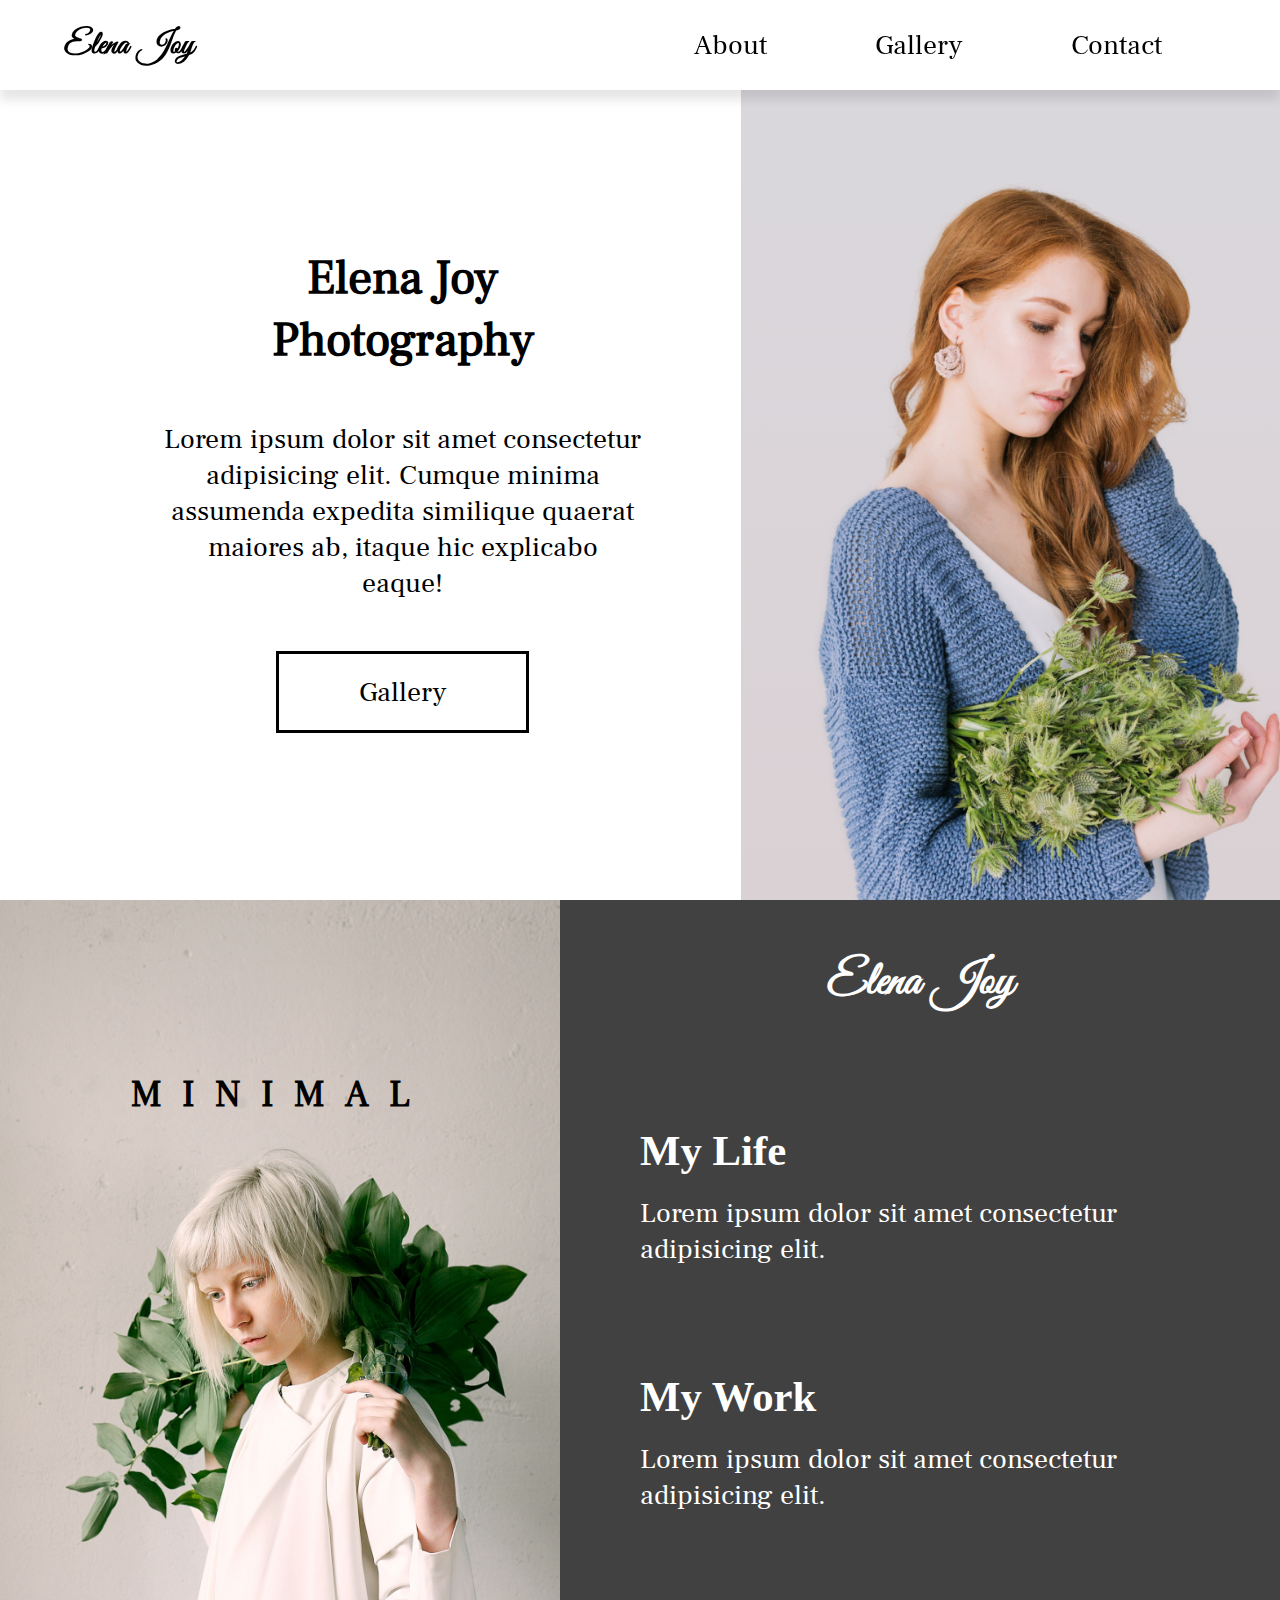
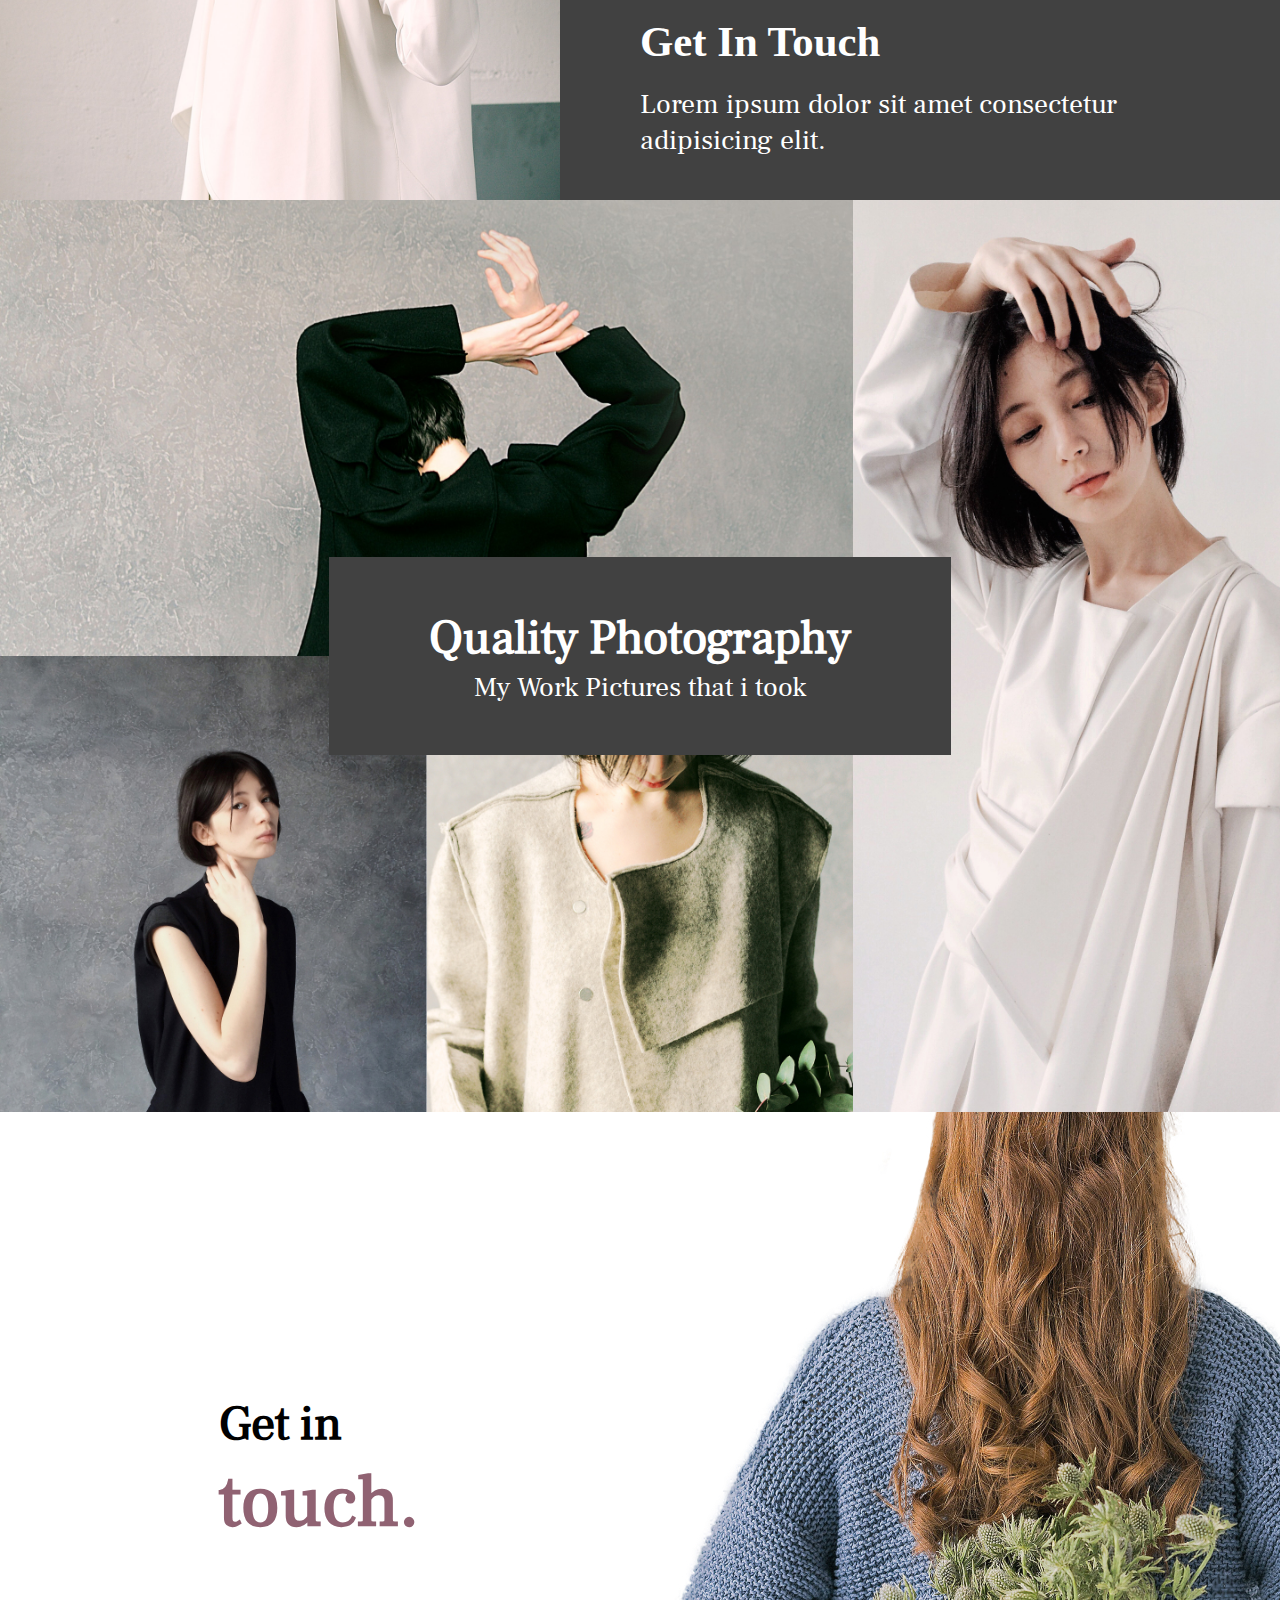
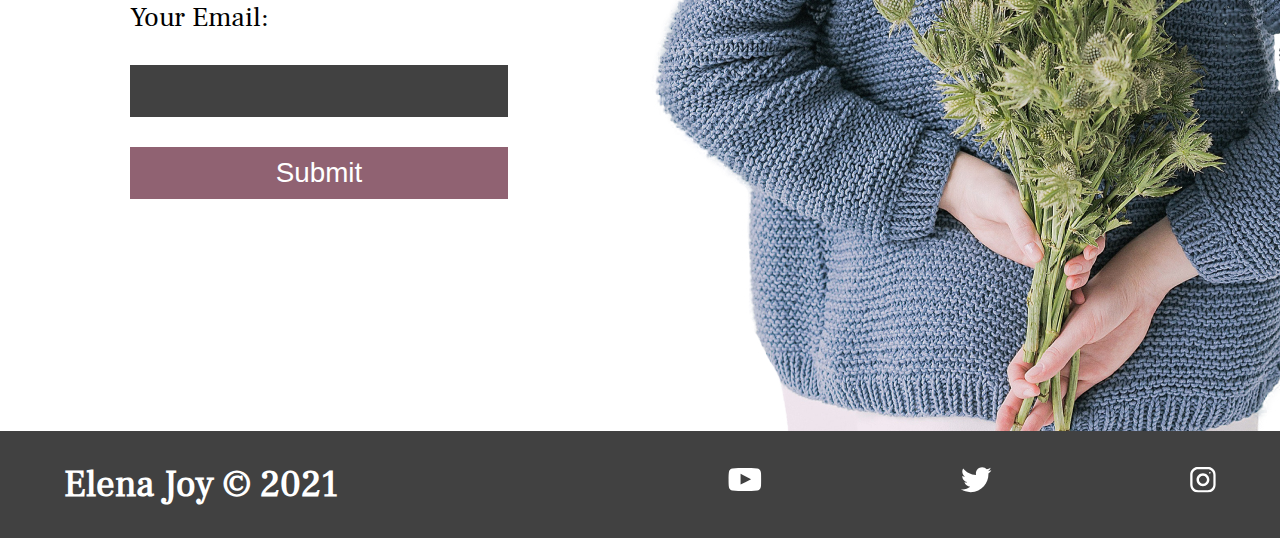
<file: Elena Joy Photography/index.html>
<!DOCTYPE html>
<html lang="en">
<head>
        <meta charset="UTF-8">
        <meta http-equiv="X-UA-Compatible" content="IE=edge">
        <meta name="viewport" content="width=device-width, initial-scale=1.0">
        <meta 
            name="description"
            content="Professional Photographer available for weddings and special events">
        <meta name="robots" content="index,follow">
        <link rel="stylesheet" href="./style.css">
        <title>Elena Joy | Photographer</title>
</head>
<body>
    <header class="main-head">
        <nav>
            <h1 id="logo">Elena Joy</h1>
            <ul class="nav-links">
                <li><a href="#about">About</a></li>
                <li><a href="#gallery">Gallery</a></li>
                <li><a href="#contact">Contact</a></li>
            </ul>
            <div class="burger">
                <span class="line1"></span>
                <span class="line2"></span>
                <span class="line3"></span>
            </div>
        </nav>
    </header>
    <main>
        <section class="hero">
           <div class="hero-introduction flex"> 
                <h2>
                    Elena Joy<br>
                    Photography
                </h2>
                <p>
                    Lorem ipsum dolor sit amet consectetur adipisicing elit. Cumque minima
                    assumenda expedita similique quaerat maiores ab, itaque hic explicabo
                    eaque!
                </p>
                <a href="#gallery">Gallery</a>
           </div>
           <div class="hero-images">
               <img class="hero-elena" 
                    src="./img/elena-joy.png"
                    alt="picture of elena joy">
                <img src="./img/plant1.png" alt="" class="plant1 plant">
                <img src="./img/plant2.png" alt="" class="plant2 plant">
           </div>
        </section>
        <section class="about" id="about">
            <div class="about-image">
                <h5>MINIMAL</h5>
                <img src="./img/about-image.png" alt="portrait-picture">
            </div>
            <div class="about-text flex">
                <h2>Elena Joy</h2>
                <div class="about-life">
                    <h3>My Life</h3>
                    <p>Lorem ipsum dolor sit amet consectetur adipisicing elit.</p>
                </div>
                <div class="about-work">
                    <h3>My Work</h3>
                    <p>Lorem ipsum dolor sit amet consectetur adipisicing elit.</p>
                </div>
                <div class="about-contact">
                    <h3>Get In Touch</h3>
                    <p>Lorem ipsum dolor sit amet consectetur adipisicing elit.</p>
                </div>
            </div>
        </section>
        <div class="gallery" id="gallery">
            <header class="gallery-head">
                <h2>Quality Photography</h2>
                <p>My Work Pictures that i took</p>
            </header>
            <img class="gallery1" src="./img/gallery-1.jpg" alt="man in suit">
            <img class="gallery2" src="./img/gallery-2.jpg" alt="lady in coat">
            <img class="gallery3" src="./img/gallery-3.jpg" alt="lady in t-shirt">
            <img class="gallery4" src="./img/gallery-4.jpg" alt="lady in jacket">
        </div>
        <section class="contact" id="contact">
            <div class="form-wrapper flex">
                <h2>
                Get in<br/>
                <span>touch.</span>
                </h2>
                <form>
                    <label for="email">Your Email:</label>
                    <input type="email" id="email required">
                    <button type="submit">Submit</button>
                </form>
            </div>
            <img src="./img/contact-image.jpg" alt="elena-joy"/>
        </section>
    </main>
    <footer>
        <h4>Elena Joy &copy; 2021</h4>
        <ul>
            <li><a href="#"><img src="./img/youtube-symbol 1.svg" alt="youtube-social-media"></a></li>
            <li><a href="#"><img src="./img/twitter 1.svg" alt="twitter-social-media"></a></li>
            <li><a href="#"><img src="./img/instagram 1.svg" alt="instagram-social-media"></a></li>      
        </ul>
    </footer>
    <script src="./app.js"></script>
</body>
</html>
</file>
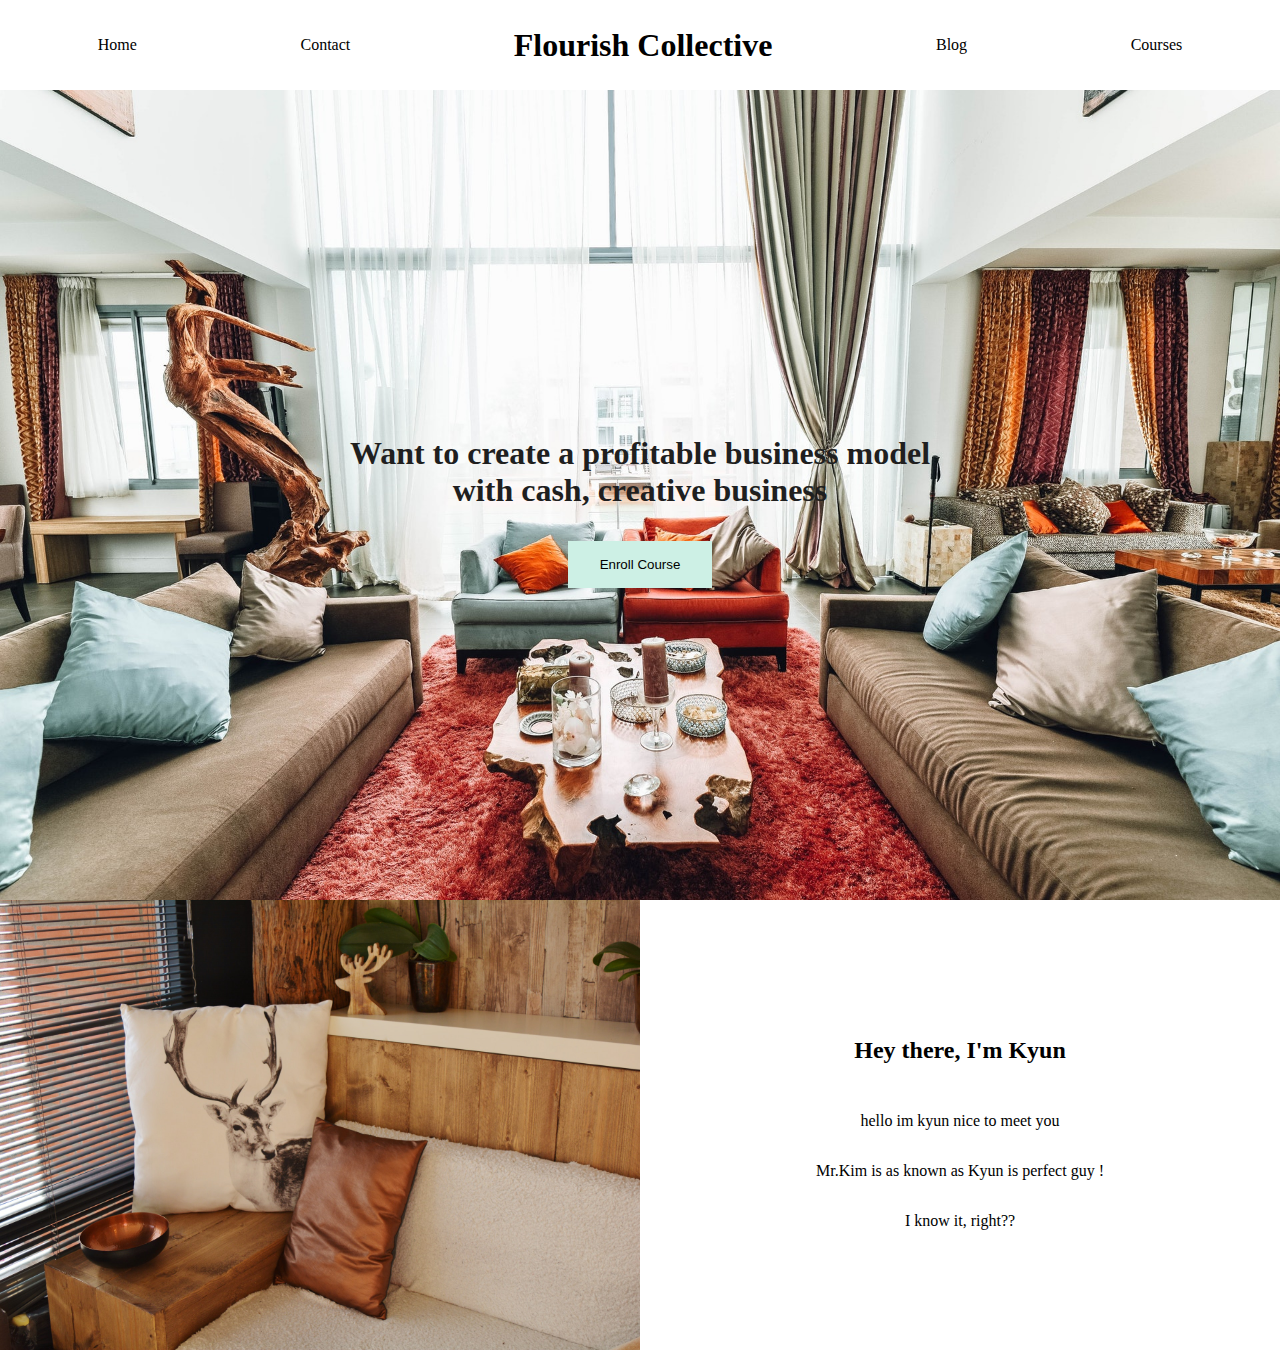
<file: flex-practice/index.html>
<!DOCTYPE html>
<html lang="en">
<head>
    <meta charset="UTF-8">
    <meta http-equiv="X-UA-Compatible" content="IE=edge">
    <meta name="viewport" content="width=device-width, initial-scale=1.0">
    <link rel="stylesheet" href="./style.css">
    <title>Flourishe Collective</title>
</head>
<body>
    <header>
        <nav>
            <ul>
                <li><a href="#">Home</a></li>
                <li><a href="#">Contact</a></li>
                <h1>Flourish Collective</h1>
                <li><a href="#">Blog</a></li>
                <li><a href="#">Courses</a></li>
            </ul>
        </nav>
    </header>
    <section class="hero">
        <h2>Want to create a profitable business model <br/> with cash,  creative business</h2>
        <button>Enroll Course</button>
    </section>
    <section class="intro">
        <div class="intro-img">
            <img src="./pexels-pixabay-271676.jpg" alt="macbook">
        </div>
        <div class="intro-text">
            <h2>Hey there, I'm Kyun</h2>
                <p>
                    hello im kyun nice to meet you
                </p>
                <p>
                    Mr.Kim is as known as Kyun is perfect guy ! 
                </p>
                <p>
                    I know it, right??
                </p>
        </div>
    </section>
</body>
</html>
</file>
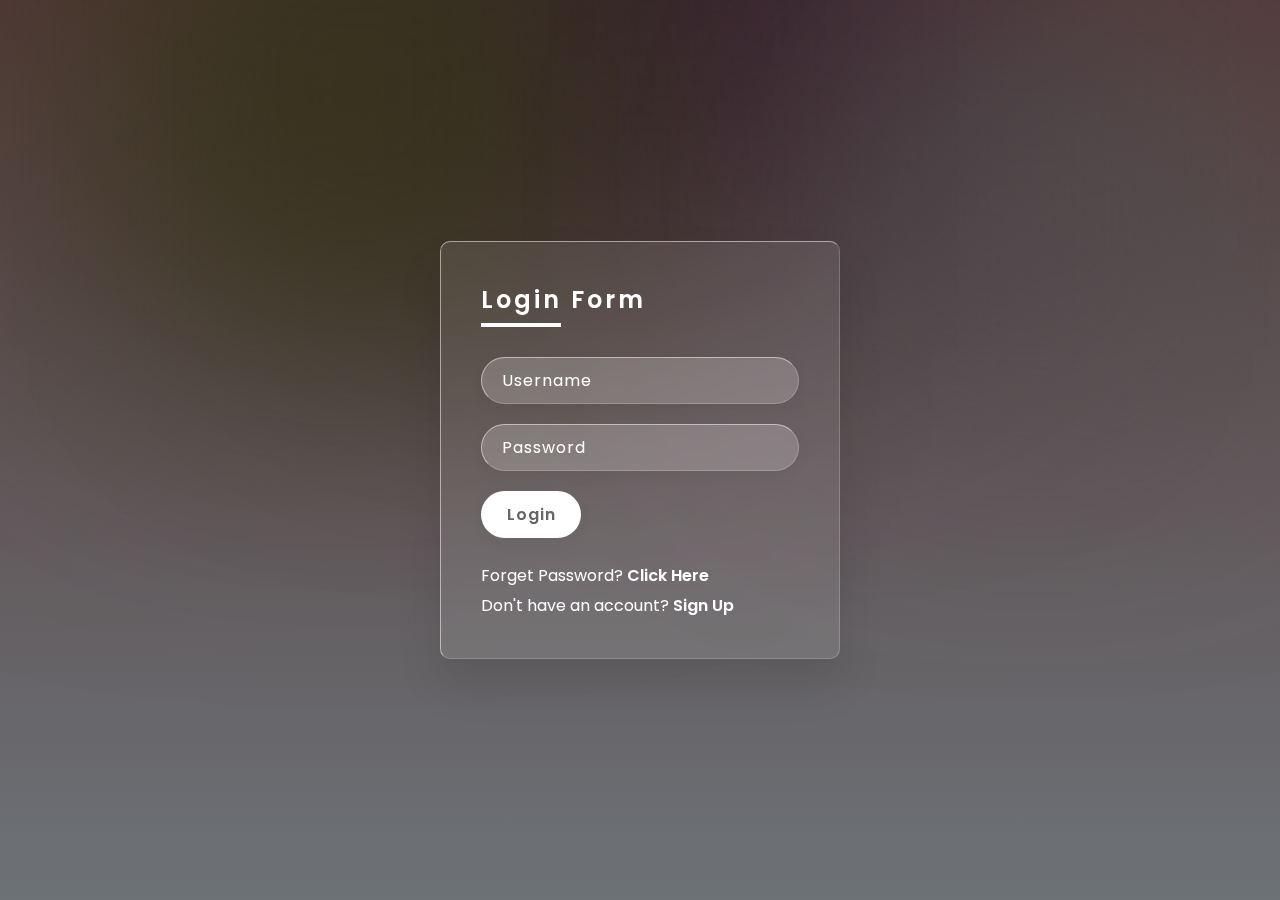
<file: Glass Login Form/index.html>
<!DOCTYPE html>
<html lang="en">
  <head>
    <meta charset="UTF-8" />
    <meta http-equiv="X-UA-Compatible" content="IE=edge" />
    <meta name="viewport" content="width=device-width, initial-scale=1.0" />
    <title>Glass Login Form</title>
    <link rel="stylesheet" href="./style.css" />
    <link
      href="https://fonts.googleapis.com/css2?family=Poppins:wght@400;600&display=swap"
      rel="stylesheet"
    />
  </head>
  <body>
    <section>
      <div class="color"></div>
      <div class="color"></div>
      <div class="color"></div>
   
        <div class="container">
          <div class="form">
            <h2>Login Form</h2>
            <form>
              <div class="inputbox">
                <input type="text" placeholder="Username" />
              </div>
              <div class="inputbox">
                <input type="password" placeholder="Password" />
              </div>
              <div class="inputbox">
                <input type="submit" value="Login" />
              </div>
              <p class="forget">
                Forget Password? <a href="#"> Click Here </a>
              </p>
              <p class="forget">
                Don't have an account? <a href="#"> Sign Up </a>
              </p>
            </form>
          </div>
        </div>
      </div>
    </section>
  </body>
</html>
</file>
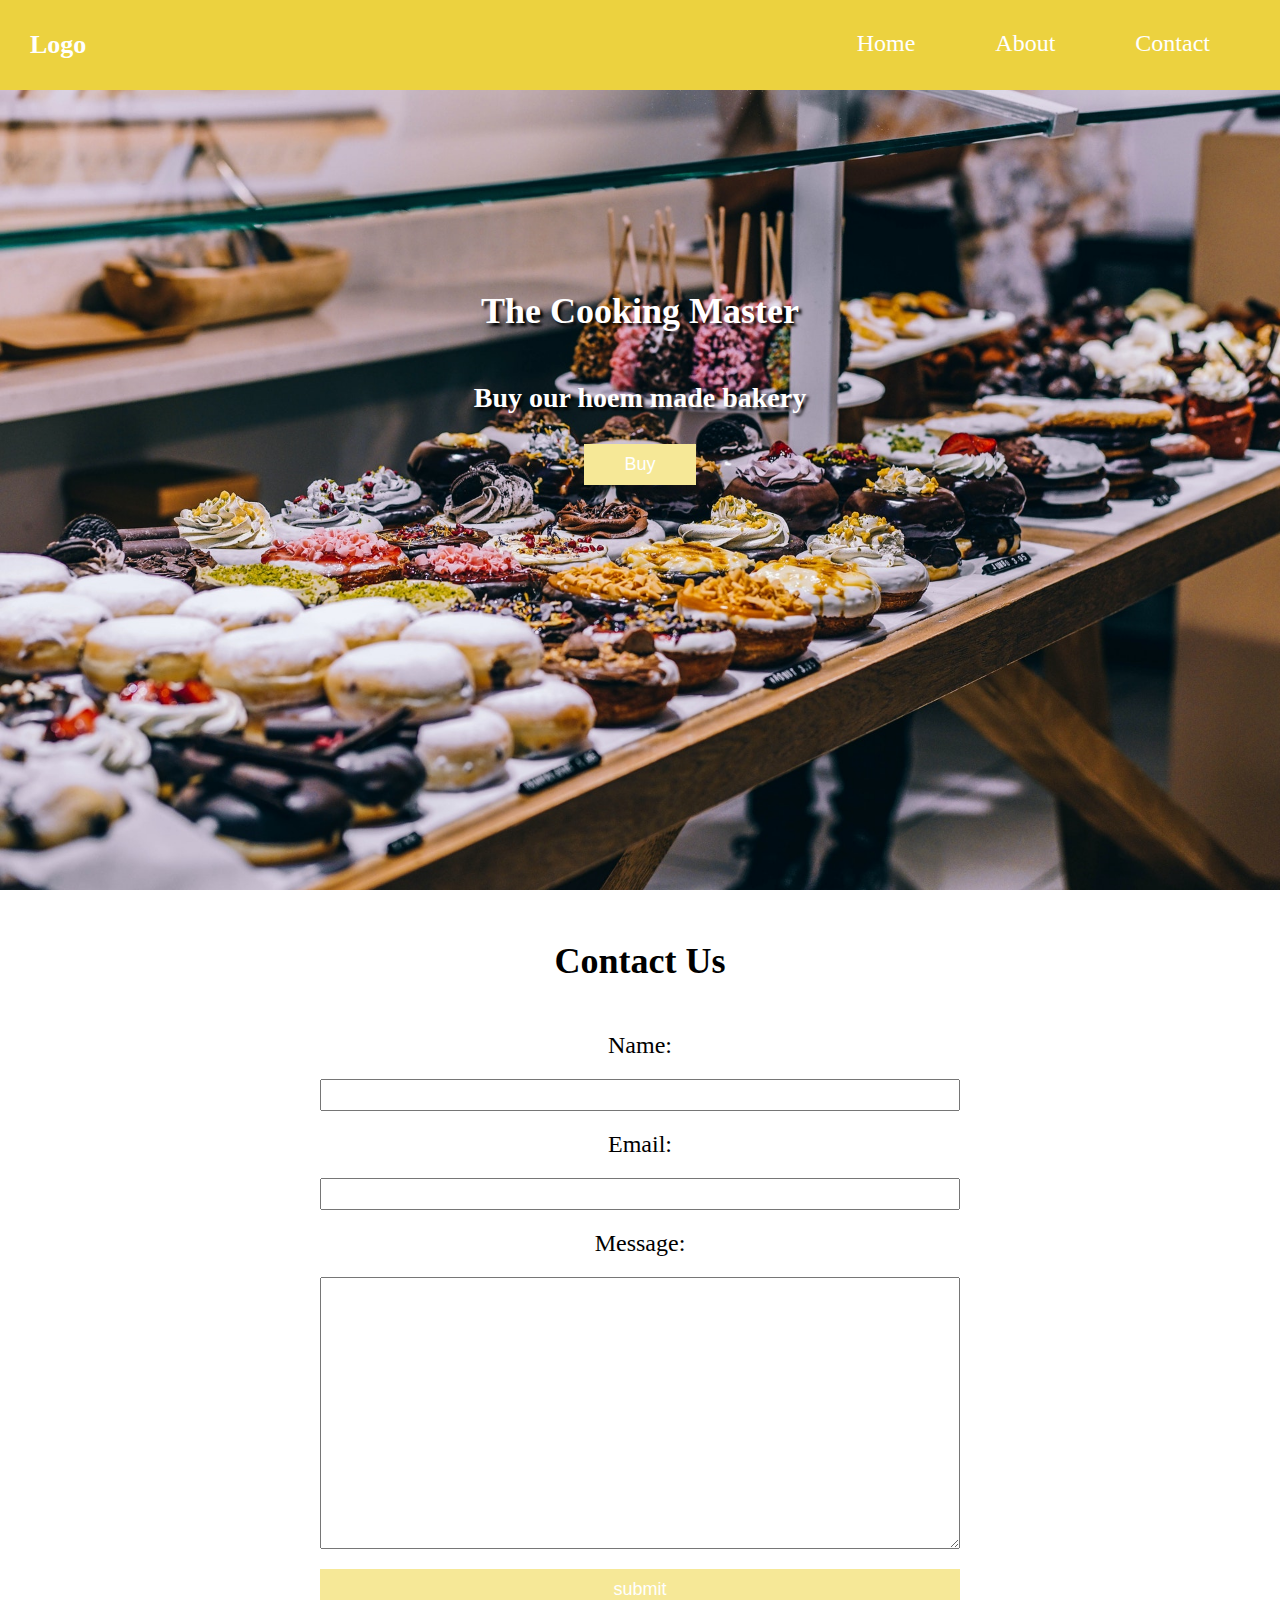
<file: Html,Css Course/index.html>
<!DOCTYPE html>
<html lang="en">
<head>
    <meta charset="UTF-8">
    <meta http-equiv="X-UA-Compatible" content="IE=edge">
    <link rel="icon" href="/img/7143.png_860.png">
    <meta name="viewport" content="width=device-width, initial-scale=1.0">
    <link rel="stylesheet" href="./style.css">
    <title>Document</title>
</head>
<body>
    <header>
        <nav>
            <h1 id="logo">Logo</h1>
            <ul>
                <li><a href="#">Home</a></li>
                <li><a href="#">About</a></li>
                <li><a href="#">Contact</a></li>
            </ul>
            <div class="clear"></div>
        </nav>
    </header>
    <section class="hero-section">
            <h2>The Cooking Master</h2>
            <h3>Buy our hoem made bakery</h3>
            <button>Buy</button>
    </section>
    <section class="form-section">
        <header>
            <h2>Contact Us</h2>
        </header>
        <form>
            <label for="name-input">Name:</label>
            <input type="text" name="name" id="name-input"/>
            <label for="email-input">Email:</label>
            <input type="email" name="email" id="email-input"/>
            <label for="message-input">Message:</label>
            <textarea name="message" id="message-input" cols="30" rows="10"></textarea>
            <button>submit</button>
        </form>
    </section>
</body>
</html>
</file>
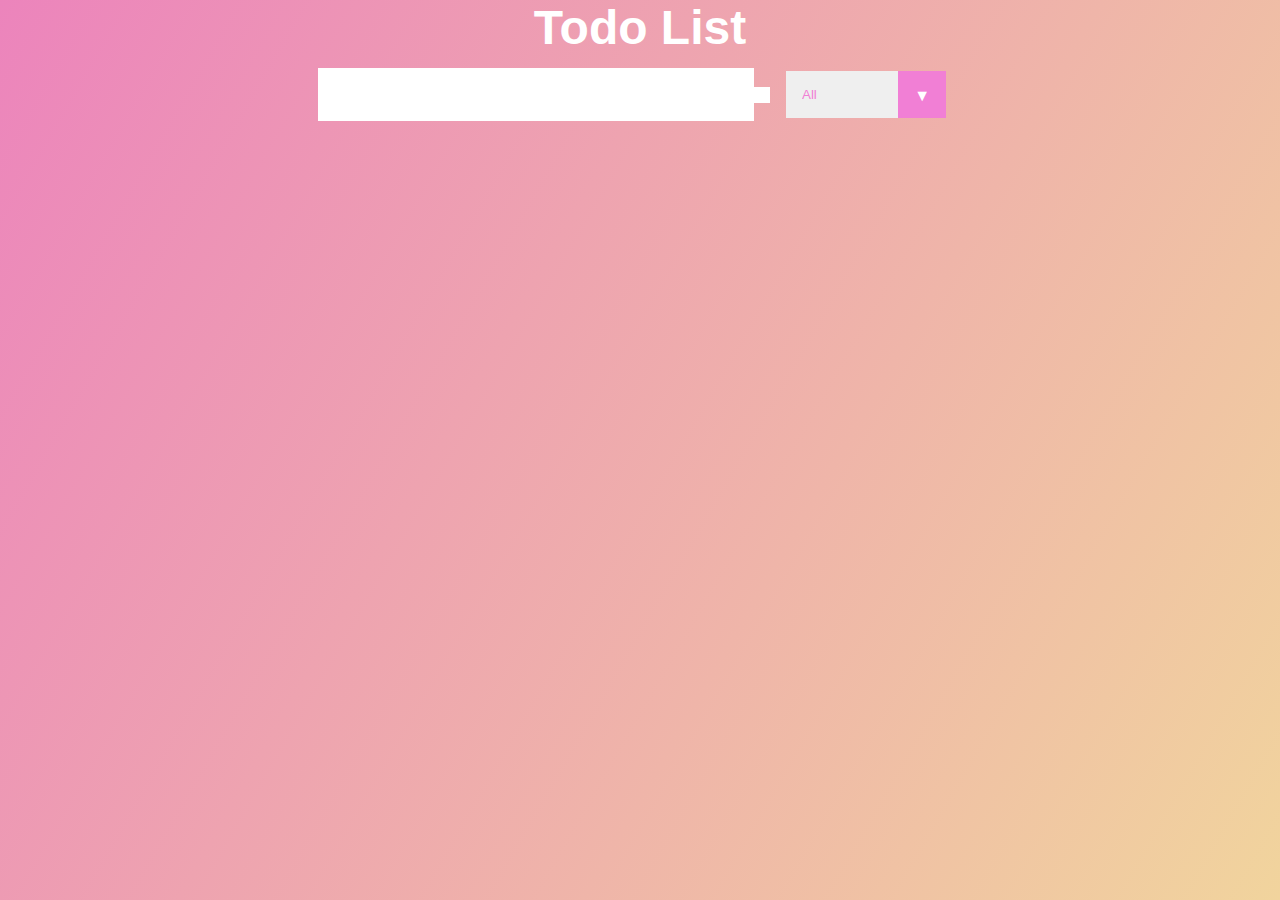
<file: TodoList/index.html>
<!DOCTYPE html>
<html lang="en">
<head>
    <meta charset="UTF-8">
    <meta name="viewport" content="width=device-width,initial-sacle=1.0">
    <meta http-equiv="X-UA-Compatible" content="IE=edge">
    <meta name="viewport" content="width=\, initial-scale=1.0">
    <link rel="preconnect" href="https://fonts.gstatic.com">
<link href="https://fonts.googleapis.com/css2?family=Open+Sans&display=swap" rel="stylesheet">
<link rel="stylesheet" href="https://cdnjs.cloudflare.com/ajax/libs/font-awesome/5.15.2/css/all.min.css" integrity="sha512-HK5fgLBL+xu6dm/Ii3z4xhlSUyZgTT9tuc/hSrtw6uzJOvgRr2a9jyxxT1ely+B+xFAmJKVSTbpM/CuL7qxO8w==" crossorigin="anonymous" />
<link rel="stylesheet" href="./style.css">    
<title>Todo List</title>
</head>
<body>
    
    <header>
        <h1> Todo List <i class="fas fa-school"></i></h1>
    </header>
    <form>
        <input type="text" class="todo-input">
        <button class="todo-button" type="submit">
            <i class="fas fa-plus-square"></i>
        </button>
        <div class="select">
            <select name="todos" class="filter-todo">
                <option value="all">All</option>
                <option value="completed">completed</option>
                <option value="uncompleted">uncompleted</option>
            </select>
        </div>
    </form>
    <div class="todo-container">
        <ul class="todo-list"></ul>
    </div>

    <script src="./app.js"></script>
</body>

</html>
</file>
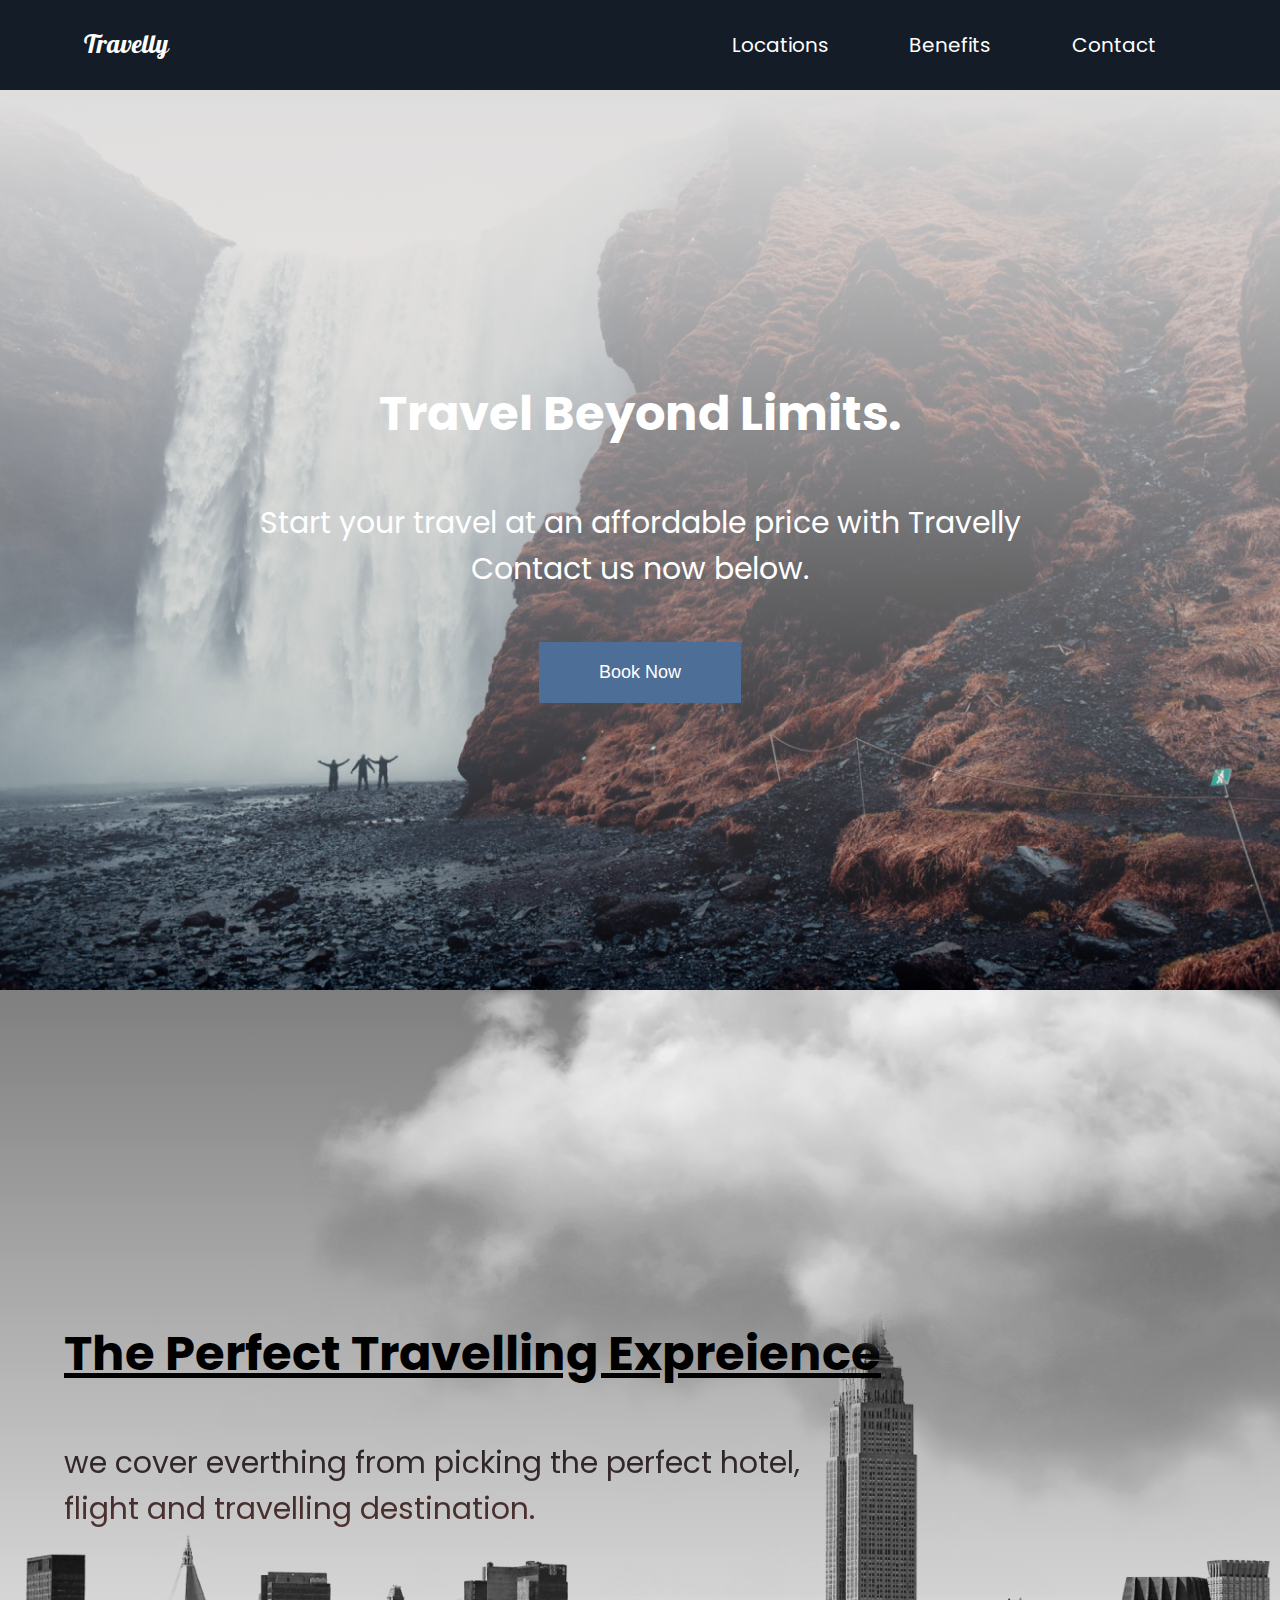
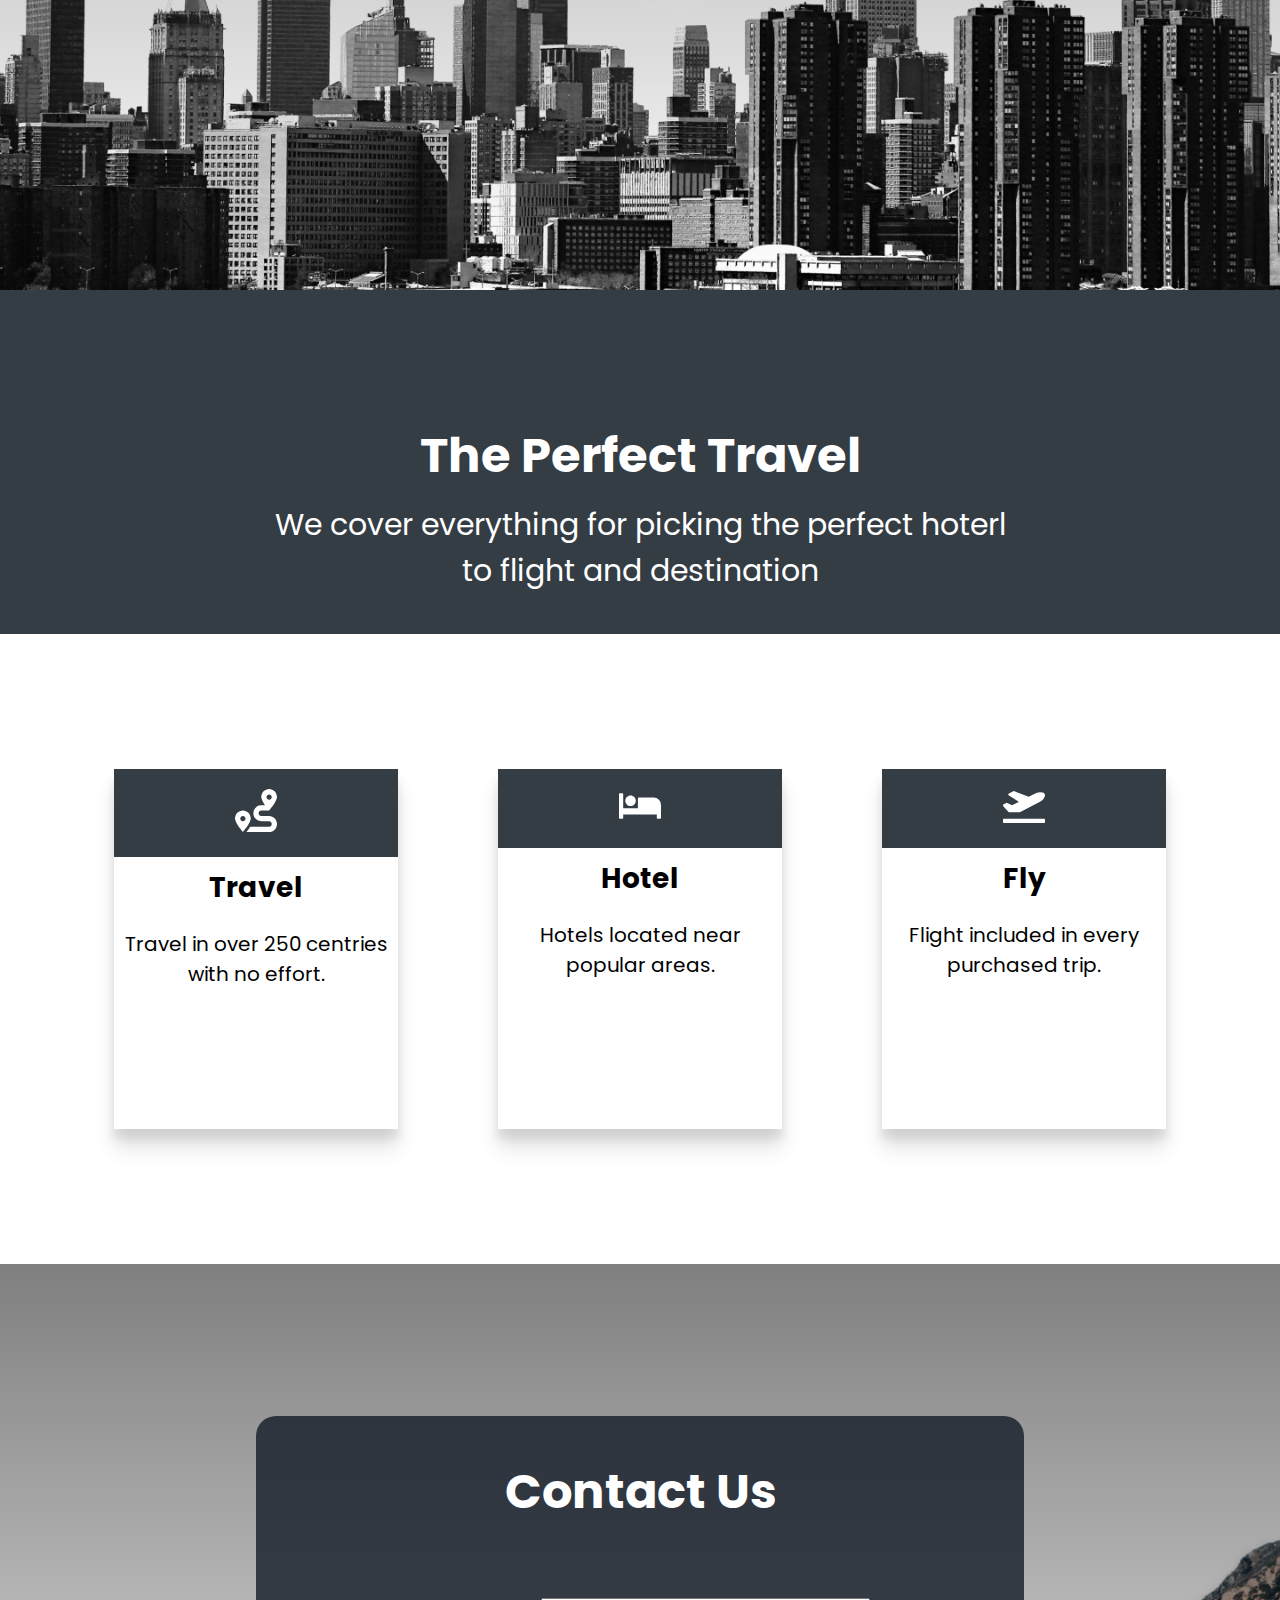
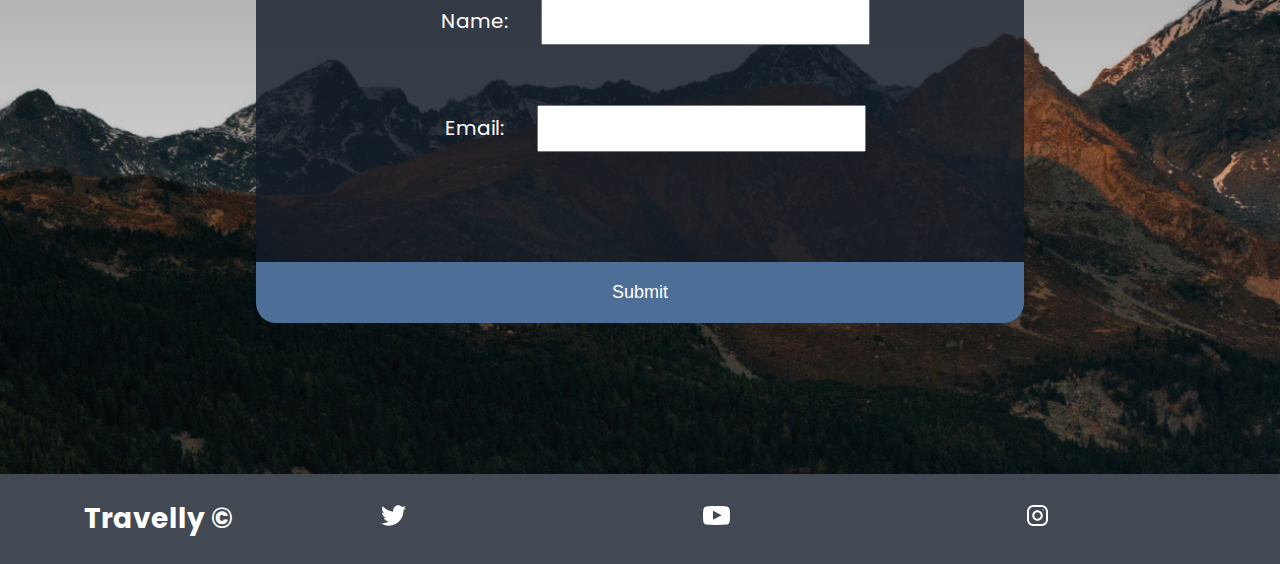
<file: Travelly/index.html>
<!DOCTYPE html>
<html lang="en">
  <head>
    <meta charset="UTF-8" />
    <meta http-equiv="X-UA-Compatible" content="IE=edge" />
    <meta name="viewport" content="width=device-width, initial-scale=1.0" />
    <meta
      name="description"
      content="Travelly is a travel agency website that helps you pick out your holiday vacation"
    />
    <meta name="robots" content="index,follow" />
    <link rel="icon" href="/icons/7143.png_860.png" />
    <link rel="preconnect" href="https://fonts.gstatic.com" />
    <link
      href="https://fonts.googleapis.com/css2?family=Pattaya&family=Poppins&display=swap"
      rel="stylesheet"
    />
    <link rel="stylesheet" href="./style.css" />
    <title>Travelly | Travelling Agency</title>
  </head>
  <body>
    <header class="main-header">
      <nav>
        <h1 id="logo">Travelly</h1>
        <ul>
          <li><a href="#locations">Locations</a></li>
          <li><a href="#benefits">Benefits</a></li>
          <li><a href="#contact">Contact</a></li>
        </ul>
      </nav>
    </header>
    <main>
      <section class="hero">
        <h2>Travel Beyond Limits.</h2>
        <h3>
          Start your travel at an affordable price with Travelly<br />Contact us
          now below.
        </h3>
        <button>Book Now</button>
      </section>
      <section id="locations">
        <header class="locations-head">
          <h2>The Perfect Travelling Expreience</h2>
          <h3>
            we cover everthing from picking the perfect hotel, <br />
            flight and travelling destination.
          </h3>
          <img src="./img/cloud.png" class="moving-cloud-1 cloud" alt="" />
          <img src="./img/cloud.png" class="moving-cloud-2 cloud" alt="" />
        </header>
      </section>
      <section id="benefits">
        <header class="benefits-head">
          <h2>The Perfect Travel</h2>
          <h3>
            We cover everything for picking the perfect hoterl <br />
            to flight and destination
          </h3>
        </header>
        <div class="cards">
          <div class="card">
            <div class="card-icon">
              <img src="./icons/route-solid.svg" alt="" />
            </div>
            <h4>Travel</h4>
            <p>Travel in over 250 centries with no effort.</p>
          </div>
          <div class="card">
            <div class="card-icon">
              <img src="./icons/bed-solid.svg" alt="" />
            </div>
            <h4>Hotel</h4>
            <p>Hotels located near popular areas.</p>
          </div>
          <div class="card">
            <div class="card-icon">
              <img src="./icons/plane-departure-solid.svg" alt="" />
            </div>
            <h4>Fly</h4>
            <p>Flight included in every purchased trip.</p>
          </div>
        </div>
      </section>
      <section id="contact">
        <div class="form-wrapper">
          <header class="form-head">
            <h2>Contact Us</h2>
          </header>
          <form>
            <div class="name-form">
              <label for="name">Name:</label>
              <input type="text" name="name" required />
            </div>
            <div class="email-form">
              <label for="email">Email:</label>
              <input type="email" required name="email" />
            </div>
            <button type="submit">Submit</button>
          </form>
        </div>
      </section>
    </main>
    <footer>
      <div class="footer-wrapper">
        <h5>Travelly &copy;</h5>
        <ul>
          <li>
            <a href=""><img src="./icons/twitter.svg" alt="" /></a>
          </li>
          <li>
            <a href=""><img src="./icons/youtube.svg" alt="" /></a>
          </li>
          <li>
            <a href=""><img src="./icons/instagram.svg" alt="" /></a>
          </li>
        </ul>
      </div>
    </footer>
  </body>
</html>
</file>
<file: Elena Joy Photography/style.css>
/* Global Style*/

*{
    padding:0;
    margin:0;
    box-sizing: border-box;
}

@font-face{
    font-family:'Ruh1';
    src:url('./fonts/FrankRuhlLibre-Regular.ttf');
}
@font-face{
    font-family:'Ruh1 Medium';
    src:url('./fonts/FrankRuhlLibre-Medium.ttf');
}
@font-face{
    font-family:'Vibes';
    src:url('./fonts/GreatVibes-Regular.ttf');
}

html{
    font-size: 62.5%;
    --header1: calc(2rem + 1vw);
    --header2: calc(3.5rem + 1vw);
    --header3: calc(3rem + 1vw);
    --header4: calc(2.4rem + 1vw);
    --text: calc(1.5rem + 1vw);
    --big: calc(6rem + 1vw);
    --special-color: #906272;
    --background-color: #414141;
    --gray-text:#525252;
    scroll-behavior: smooth;
}

h1{
    font-size: var(--header1);
}

li,
button,
label,
input,
a,
p{
   font-size: var(--text);
}
h2{
   font-size: var(--header2);
}
h3{
   font-size: var(--header3);
}
h4,
h5{
   font-size:  var(--header4);
}


ul{
    list-style: none;
}
a{
    text-decoration: none;
    color: black;
}

.flex{
    display: flex;
    flex-direction: column;
    justify-content: center;
    align-items: center;
}
body{
    font-family: "Ruh1",sans-serif;
    animation: opening 1s ease-in-out;
}
h1{
    font-family: 'Vibes',sans-serif;
}

/*Nav Section*/
.main-head{
       box-shadow: 0px 10px 10px rgba(0,0,0,0.1);
       z-index: 5;
       position: sticky ;
       top: 0;
       background: white;
     
}


nav{
    position: relative;
    width:90%;
    margin:auto;
    display:flex;
    align-items: center;
    min-height: 10vh;
    padding:2rem 0rem;
 
}
#logo{
    flex: 1 1 20rem;
}
.nav-links{
    display: flex;
    justify-content: space-around;
    flex: 1 1 20rem;
}

.hero{
    min-height: 90vh;
    width: 95%;
    margin:0 0 0 auto;
    display: flex;
    flex-wrap:wrap;
    overflow: hidden;

}
.hero-introduction{
    flex: 2 1 40rem;
    text-align: center;
}
.hero-introduction p{
    padding:5rem 10rem;
}
.hero-introduction h2{
    padding-top:3rem;
}
.hero-introduction a{
    padding: 2rem 8rem;
    border: 3px solid black;
    margin-bottom: 4rem;
}
.hero-images{
    flex: 1 1 40rem;
    background: linear-gradient(#dad8dd, #dad1d4);
    position:relative;
    z-index: 1;
}
.hero-elena{
    width: 100%;
    height: 100%;
    object-fit: cover;
}

.plant{
    position: absolute;
    bottom:0;
    left:-20%;
    z-index: -1;
    transform: translateY(10%) rotateZ(-10deg) rotateX(-90deg);
    animation: plant-entrance 1.5s ease-in-out 0.5s forwards,
               plant-shake 2.5s infinite ease alternate-reverse 2s;
    transform-origin: bottom;
    max-height: 80%;
}
.plant2{
    left: 40%;
}

/*ANIMATIONS*/

@keyframes opening{
    from{
        opacity: 0;
    }
    to{
        opacity: 1;
    }
}

@keyframes plant-entrance{
    from{
      transform: translateY(10%) rotateZ(-10deg) rotateX(-90deg);
    }
    to{
      transform: translateY(0%)  rotateZ(0deg) rotateX(0deg);
    }
}
@keyframes plant-shake{
    from{
     transform: rotateZ(-5deg);
    }
    to{
     transform:rotateZ(0deg);
    }
}

.burger,
.menu-check{
    display: none;
}
/*ABOUT SECTION*/
.about{
    min-height: 100vh;
    display: flex;
    flex-wrap: wrap;
}
.about-text{
    color:white;
    background: var(--background-color);
    flex: 2 1 40rem;
    justify-content: space-around;

  
}
.about-text div{
    padding: 3rem 8rem;
}
.about-text h3{
    padding: 2rem 0rem;
    font-family:"Ruhl Medium";
}
.about-text h2{
    padding: 4rem;
    font-family:"Vibes";
}
.about-image{
    flex: 1 1 40rem;
    position: relative;
}
.about-image h5{
    position: absolute;
    letter-spacing: 2rem;
    top: 20%;
    left: 50%;
    transform: translate(-50%, -20%);
}
.about-image img{
    width: 100%;
    height:100%;
    object-fit: cover;
}
/*gallery */
.gallery{
    display: grid;
    min-height: 100vh;
    grid-template-columns: repeat(3,1fr);
    position: relative;
}
.gallery img{
    width:100%;
    height:100%;
    object-fit: cover;
}
.gallery1{
    grid-column: 1/3;
}
.gallery2{
    grid-column: 3/4;
    grid-row: 1/3;
}
.gallery-head{
    position: absolute;
    top:50%;
    left: 50%;
    transform: translate(-50%, -50%);
    color:white;
    background: var(--background-color);
    padding: 5rem 10rem;
    text-align: center;

}
/*CONTACT SECTION*/
.contact{
    min-height: 90vh;
    display: flex;
    flex-wrap: wrap;
}
.form-wrapper{
    flex: 3 1 40rem;
}
.form-wrapper h2{
    margin: 5rem 0rem;
}
.form-wrapper span{
    font-size: var(--big);
    color: var(--special-color);
}
.form-wrapper label{
    display: block;
}
.form-wrapper input{
    display: block;
    margin:3rem 0rem;
    background: var(--background-color);
    color:white;
    border: none;
    padding:1rem;
}
.form-wrapper button{
    padding: 1rem 8rem;
    background: var(--special-color);
    color: white;
    border: none;
    width: 100%;
}
.contact img{
    flex: 1 1 40rem;
}
/*FOOTER SECTION*/
footer{
    background: var(--background-color);
    color: white;
    display:flex;
    padding: 3rem 5%;
    align-items: center;
    flex-wrap: wrap;
}
footer ul{
    display: flex;
    flex: 1 1 40rem;
    justify-content: space-between;
    align-items: center;
}

footer h4{
    flex: 3 1 40rem;
    font-size: clac(1.4rem + 1vw);
}
@media screen and (max-width:842px){
    .hero{
        width:100%;
    }
    .hero-introduction p{
        padding: 5rem 3rem;
        color: var(--gray-text);
    }
    /*BURGER THING*/
    .burger{
        position: relative;
        display:block;
        cursor: pointer;
    }
    .burger span{
        padding: 0.2rem 2rem;
        background: var(--gray-text);
        margin:0.5rem 0rem;
        display: block;
        transition: all 0.5s ease;
    }
    .nav-links a{
        color:white;
        font-size: var(--header3);
        text-decoration: underline;
    }
    .nav-links{
        background: var(--background-color);
        width: 100%;
        height: 100%;
        position: fixed;
        top:0;
        left:100%;
        flex-direction: column;
        align-items: center;
        transition: transform 0.5s ease;
    }
   
    .nav-open{
        transform: translateX(-100%) ;
    }
    .toggle .line1 {
       transform: rotateZ(45deg) translateY(300%);
       background: white;
    }
    .toggle .line2 {
        opacity: 0;
    }
    .toggle .line3 {
        transform: rotateZ(-45deg) translateY(-300%);
        background: white;
    }
   
    /*BURGER THING*/


    /*About Section*/
    .about-text div{
        padding:3rem 3rem;
    }
    /*GALLERY*/
    .gallery img{
        grid-row:auto;
        grid-column: auto;
    }
    .gallery{
        grid-template-columns: repeat(auto-fit, minmax(30rem, 1fr));
    }
    .gallery-head{
        display: none;
    }
    .contact img{
        display: none;
    }
    footer ul{
        order: 1;
    }
    footer h4{
        order:2;
        text-align: center;
        padding: 1rem;
    }
}


@media screen and (min-width: 3860px){
    html{
        --header1: 3rem;
        --header2: 4.5rem;
        --header3: 3.5rem;
        --header4: 2.5rem;
        --text: 3rem;
        --big: 6rem;
    }
}
</file>
<file: flex-practice/style.css>
img{
    height: 2rem;
}

*{
    margin: 0;
    padding:0;
    box-sizing: border-box;
}


a{
    color: black;
    text-decoration: none;
}

nav ul{
    display: flex;
    justify-content: space-around;
    align-items: center;
    min-height: 10vh;
    padding: 1rem;
    list-style: none;
}

.hero{
    min-height: 90vh;
    background-image: url('./pexels-naim-benjelloun-2029663.jpg');
    background-size: cover ;
    background-position: center;
    color: rgb(31, 31, 31);
    display: flex;
    flex-direction: column;
    align-items:center;
    justify-content: center;
}

.hero h2{
    text-align: center;
    margin:2rem;
    font-size: 2rem;
}

.hero button{
    padding: 1rem 2rem;
    background: rgb(205, 240, 229);
    border:none;
}

.intro{
    display: flex;
    flex-wrap: wrap;
    height:50vh
}

.intro img{
    width: 100%;
    height: 100%;
}

.intro-img{
    flex: 1 1 30rem;
    
}
.intro-text{
    flex: 1 1 30rem;
    display: flex;
    flex-direction: column;
    align-items: center;
    justify-content: center;
}

.intro-text h2{
    padding: 2rem;
}

.intro-text p {
    padding:1rem;
}
</file>
<file: Glass Login Form/style.css>
* {
  margin: 0;
  padding: 0;
  box-sizing: border-box;
  font-family: "Poppins", sans-serif;
}

body {
  overflow: hidden;
}
section {
  display: flex;
  justify-content: center;
  align-items: center;
  min-height: 100vh;
  background: linear-gradient(to bottom, #553c3c, #6d7277);
}

section .color {
  position: absolute;
  filter: blur(150px);
}
section .color:nth-child(1) {
  top: -350px;
  width: 600px;
  height: 600px;
  background: #36212f;
}
section .color:nth-child(2) {
  top: -150px;
  left: 100px;
  width: 500px;
  height: 500px;
  background: #36331a;
}
section .color:nth-child(3) {
  top: 50px;
  right: 100px;
  width: 300px;
  height: 300px;
  background: #4c4f50;
}
.box {
  position: relative;
}
.box .square {
  position: absolute;
  backdrop-filter: blur(5px);
  box-shadow: 0 25px 45px rgba(0, 0, 0, 0.1);
  border: 1px solid rgba(255, 255, 255, 0.5);
  border-right: 1px solid rgba(255, 255, 255, 0.2);
  border-bottom: 1px solid rgba(255, 255, 255, 0.2);
  background: rgba(255, 255, 255, 0.1);
  border-radius: 15px;
}

.container {
  position: relative;
  width: 400px;
  min-height: 400px;
  background: rgba(255, 255, 255, 0.1);
  border-radius: 10px;
  display: flex;
  justify-content: center;
  align-items: center;
  backdrop-filter: blur(5px);
  box-shadow: 0 25px 45px rgba(0, 0, 0, 0.1);
  border: 1px solid rgba(255, 255, 255, 0.5);
  border-right: 1px solid rgba(255, 255, 255, 0.2);
  border-bottom: 1px solid rgba(255, 255, 255, 0.2);
}

.form {
  position: relative;
  width: 100%;
  height: 100%;
  padding: 40px;
}
.form h2 {
  position: relative;
  color: #fff;
  font-size: 24px;
  font-weight: 600;
  letter-spacing: 3px;
  margin-bottom: 40px;
  animation: cloudAnimation 2s infinite alternate ease-in-out;
}
@keyframes cloudAnimation {
  from {
    transform: translate(10%);
  }
  to {
    transform: translate(30%);
  }
}
.form h2::before {
  content: "";
  position: absolute;
  left: 0;
  bottom: -10px;
  width: 80px;
  height: 4px;
  background: #fff;
}

.form .inputbox {
  width: 100%;
  margin-top: 20px;
}

.form .inputbox input {
  width: 100%;
  background: rgba(255, 255, 255, 0.2);
  border: none;
  outline: none;
  padding: 10px 20px;
  border-radius: 35px;
  border: 1px solid rgba(255, 255, 255, 0.5);
  border-right: 1px solid rgba(255, 255, 255, 0.2);
  border-bottom: 1px solid rgba(255, 255, 255, 0.2);
  font-size: 16px;
  letter-spacing: 1px;
  color: #fff;
  box-shadow: 0 5px 15px rgba(0, 0, 0, 0.05);
}
.form .inputbox input::placeholder {
  color: #fff;
}
.form .inputbox input[type="submit"] {
  background: #fff;
  color: #666;
  max-width: 100px;
  cursor: pointer;
  margin-bottom: 20px;
  font-weight: 600;
}
.forget {
  margin-top: 5px;
  color: #fff;
}
.forget a {
  color: #fff;
  font-weight: 600;
  text-decoration: none;
}
</file>
<file: Html,Css Course/style.css>
*{
    margin: 0;
    padding:0;
    box-sizing: border-box;
}

html{
    font-size: 62.5%;
}

.clear{
    clear:both;
}

h1{
    font-size: 2.6rem;
}
h2{
    font-size: 3.6rem;
    padding: 5rem 0rem;
}

a {
   color: white;
   text-decoration: none;  
   font-size: 2.4rem;
}
h3{
    font-size: 2.8rem;
}
button{
    font-size: 1.8rem;
}

nav {
    background: rgb(236, 210, 63);
    color:white;
    padding: 3rem;
}
nav h1 {
    float: left;
}
nav ul { 
    float: right;
    list-style: none;
}

nav li{
    float: left;
    margin: 0rem 4rem;
    
}

.hero-section{
    background-image: url("./pexels-igor-ovsyannykov-205961.jpg");
    height: 80rem ;
    background-position: center;
    background-size:   cover;
    text-align:center;
    color:white;
    padding-top: 15rem;
    text-shadow: 3px 3px 3px black;
}
.hero-section button{
    margin-top: 3rem;
    padding: 1rem 4rem;
    background:rgb(246, 232, 151);
    border: none;
    color: white;
    cursor: pointer;
}
.form-section{
    text-align: center;
}

form{

}
form input, 
form label,
form textarea{
    display:block;
    font-size: 2.4rem;
    
}
form input, form textarea{
    margin: 2rem auto;
    width: 50%;
}
form button{
    margin-bottom: 5rem;
    padding: 1rem 4rem;
    background:rgb(246, 232, 151);
    border: none;
    color: white;
    cursor: pointer;
    width: 50%;
}
</file>
<file: TodoList/style.css>
* {
  margin: 0;
  padding: 0;
  box-sizing: border-box;
}

body {
  background-image: linear-gradient(
    120deg,
    rgb(236, 132, 188),
    rgb(241, 212, 157)
  );
  color: white;
  font-family: "Open", sans-serif;
  min-height: 100vh;
}

header {
  font-size: 1.5rem;
}

header,
form {
  min-height: 20%;
  display: flex;
  justify-content: center;
  align-items: center;
}

form input,
form button {
  padding: 0.5rem;
  font-size: 2rem;
  border: none;
  background: white;
}

form button {
  color: rgb(241, 127, 213);
  background: white;
  cursor: pointer;
  transition: all 0.3s ease;
}
form button:hover {
  background: rgb(241, 127, 213);
  color: white;
}

.todo-container {
  display: flex;
  justify-content: center;
  align-items: center;
}
.todo-list {
  min-width: 30%;
  list-style: none;
}
.todo {
  margin: 0.5rem;
  background: white;
  color: rgb(68, 59, 59);
  font-size: 1.5rem;
  display: flex;
  justify-content: space-between;
  align-items: center;
  transition: all 0.5s ease;
}

.todo li {
  flex: 1;
}
.trash-btn,
.complete-btn {
  background: rgb(241, 127, 213);
  color: white;
  border: none;
  padding: 1rem;
  cursor: pointer;
  font-size: 1rem;
}
.complete-btn {
  background: rgb(248, 190, 190);
}
.todo-item {
  padding: 0rem 0.5rem;
}

/*이모티콘만 누를시 작동안할때*/
.fa-trash,
.fa-check {
  pointer-events: none;
}

.completed {
  text-decoration: line-through;
  opacity: 0.5;
}
.fall {
  transform: translateY(8rem) rotateZ(20deg);
  opacity: 0;
}

select {
  -webkit-appearance: none;
  -moz-appearance: none;
  appearance: none;
  outline: none;
  border: none;
}

.select {
  margin: 1rem;
  position: relative;
  overflow: hidden;
}
select {
  color: rgb(241, 127, 213);
  width: 10rem;
  cursor: pointer;
  padding: 1rem;
}
.select::after {
  content: "\25BC";
  position: absolute;
  background: rgb(241, 127, 213);
  top: 0;
  right: 0;
  padding: 1rem;
  pointer-events: none;
}
.select:hover::after {
  background: white;
  color: rgb(229, 177, 245);
}
@media (max-width: 600px) {
  header {
    font-size: 15px;
    margin-bottom: 10px;
    margin-top: 20px;
  }
  input {
    width: 300px;
    position: relative;
    left: 5px;
  }
  button {
    position: relative;
  }
  .select {
    display: none;
  }
}
</file>
<file: Travelly/style.css>
/* Global Style*/

*{
    padding:0;
    margin:0;
    box-sizing: border-box;
}
html{
    font-size: 62.5%;
    scroll-behavior: smooth;
}

body{
    font-family: 'Poppins', sans-serif;
}
h1{
    font-size: 2.6rem;
}

li,
button,
label,
input,
p{
    font-size: 2rem;
}
h2{
    font-size: 4.8rem;
}
h3{
    font-size: 3rem;
    font-weight: normal;
}
h4,
h5{
    font-size: 2.8rem;
}
a{
    color:white;
    text-decoration: none;
}
button{
    padding: 2rem 6rem;
    background:#4c6e97;
    border: none;
    color: white;
    font-size:1.8rem;
    cursor:pointer;
    transition: background 0.5s ease-in-out;
}
button:hover{
    background: #1f2d3f;
}
/* Nav Section With HERO*/

.main-header{
    background: #131c27;
    color:white;
    position: sticky;
    top:0px;
    z-index: 3;
}
nav{
    min-height:10vh;
    display:flex;
    width:90%;
    margin: auto;
    padding:2rem;
    align-items: center;
    flex-wrap: wrap;
 
}
nav ul{
    display: flex;
    flex: 1 1 40rem;
    justify-content:space-around;
    align-items:center;
    list-style:none;
}
#logo{
    flex: 2 1 40rem;
    font-family: 'Pattaya', sans-serif;
    font-weight: 400;
}

.hero{
    min-height: 100vh;
    background: linear-gradient(rgb(223, 222, 222),transparent),url(./img/landing-page.jpg);
    background-repeat: no-repeat;
    background-size: cover;
    background-position: center;
    color:white;
    display:flex;
    flex-direction: column;
    justify-content: center;
    align-items: center;
    text-align: center;
}
.hero h3{
    padding: 5rem;
}


/* locations SECTION*/
#locations{
    min-height: 100vh;
    background: linear-gradient(rgba(0,0,0,0.5), transparent),
        url("./img/new-york-page.png");
    background-size: cover;
    background-position: center;
    display: flex;
    align-items:center;
    justify-content: center;
    position: relative;
    overflow: hidden;
}
.locations-head{
    width:90%;
    margin:auto;
}
.locations-head h2{
    padding:1rem 0rem;
    text-decoration: underline;
    text-decoration-thickness: 0.5rem;
}
.locations-head h3{
    padding:4rem 0rem;
    background: linear-gradient(#131c27, #663b34);
    background-clip: text;
    -webkit-background-clip: text;
    -webkit-text-fill-color: transparent;
}
.cloud{
    position: absolute;
    top:0%;
    right:0%;
    

}
.moving-cloud-1{
    animation: cloudAnimation 3s infinite alternate ease-in-out;
}
.moving-cloud-2{
 top: 10%;
  z-index: -1;
  opacity: 0.5;
  animation: cloudAnimation 3.5s infinite alternate ease-in-out;
}

@keyframes cloudAnimation{
    from{
        transform: translate(10%, -10%);
    }
    to{
         transform: translate(0%, 0%);
    }
}

/* Benefits section*/

.benefits-head{
    background: #343c44;
    padding: 3rem;
    padding-top: 13rem;
    min-height:30vh;
    display: flex;
    flex-direction: column;
    justify-content: center;
    align-items: center;
    color:white;
    text-align: center;
}
.benefits-head h3{
    padding: 1rem;
}
.cards{
    width: 90%;
    margin: auto;
    display: flex;
    min-height:70vh;
    align-items: center;
    flex-wrap: wrap;
}

.card {
    text-align: center;
    flex: 1 1 25rem;
    min-height: 40vh;
    margin: 2rem 5rem;
    box-shadow: 0px 10px 10px rgba(0,0,0,0.1), 0px 20px 20px rgba(0,0,0,0.1);
}

.cards img{
    max-width: 15%;
    margin:2rem;
}
.card h4,
.card p{
    padding:1rem;
}

.card-icon{
    background: #343c44;
} 

#contact{
    min-height:  90vh;
    background: linear-gradient(rgba(0,0,0,0.5),transparent),
                url("./img/contact-mountain.png");
    background-size: cover;
    background-repeat: no-repeat;
    display: flex;
    align-items: center;
    justify-content: center;
}

.form-wrapper{
    background: rgba(19,28,39,0.8);
    width: 60%;
    color:white;
    border-radius: 20px;
}

.form-head{
    text-align: center;
    padding: 4rem;
}
.name-form,
.email-form{
    padding: 3rem;
    text-align: center;
}

.form-wrapper label{
    margin:0rem 3rem;
}
.form-wrapper button{
    width:100%;
    padding:2rem;
    margin-top: 8rem;
    border-bottom-left-radius: 20px ;
    border-bottom-right-radius: 20px ;
}
.form-wrapper input{
    padding: 1rem 3rem;
}
footer{
    color:white;
    background:rgba(19,28,39,0.8);
}
.footer-wrapper{
    display: flex;
    padding: 2rem;
    width:90%;
    margin:auto;
    align-items: center;
    min-height: 10vh;
    flex-wrap:wrap;
}
footer ul{
    display: flex;
    list-style: none;
    flex: 1 1 40rem;
    justify-content: space-around;
    align-items: center;
}
/*Media Query*/
@media screen and (max-width:932px){
    html{
        font-size: 45%;
    }
    nav{
        text-align: center;
    }
    #logo{
        padding: 2rem;
    }
    .cloud{
        height:40rem;
        pointer-events: none;
    }
    moving-cloud-1{
    z-index:-1;
    }
    .moving-cloud-2{
    z-index:-2;
    }
    .locations-head h3{
        background: rgba(19,28,39,0.5);
         -webkit-text-fill-color: white;
    }
    .form-wrapper{
        width: 100%;
    }
    footer{
        text-align: center;
    }
    footer h5{
        padding-bottom: 3rem;
    }
}
</file>
